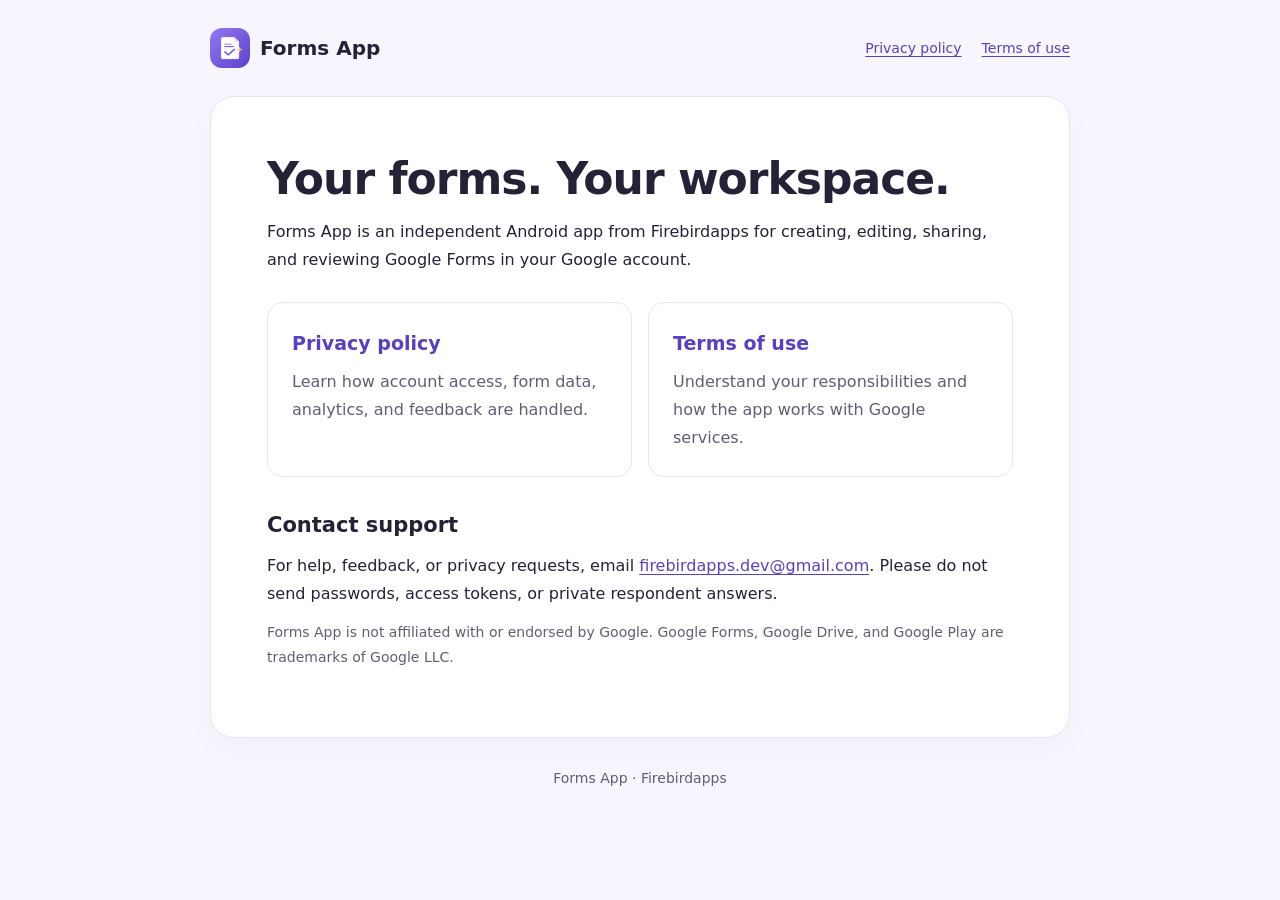
<file: index.html>
<!doctype html>
<html lang="en">
<head>
  <meta charset="utf-8">
  <meta name="google-site-verification" content="2xYOlwdPLXm4DmMBMXvdjIdQIh0LOj3fwCjNG4HUsoQ" />
  <meta name="viewport" content="width=device-width, initial-scale=1">
  <meta name="description" content="Privacy policy, terms of use, and support for Forms App, an independent Android app for managing Google Forms.">
  <title>Forms App · Privacy, terms &amp; support</title>
  <link rel="stylesheet" href="styles.css">
  <link rel="icon" type="image/png" sizes="32x32" href="assets/favicon.png">
  <link rel="apple-touch-icon" sizes="180x180" href="assets/apple-touch-icon.png">
</head>
<body>
  <a class="skip" href="#main">Skip to content</a>
  <header>
    <a class="brand" href="index.html"><img class="brand-icon" src="assets/app-icon.png" width="40" height="40" alt="">Forms App</a>
    <nav aria-label="Main navigation"><a href="privacy-policy.html">Privacy policy</a><a href="terms-of-use.html">Terms of use</a></nav>
  </header>
  <main id="main">
    <h1>Your forms. Your workspace.</h1>
    <p>Forms App is an independent Android app from Firebirdapps for creating, editing, sharing, and reviewing Google Forms in your Google account.</p>
    <div class="cards">
      <a class="card" href="privacy-policy.html"><strong>Privacy policy</strong><span>Learn how account access, form data, analytics, and feedback are handled.</span></a>
      <a class="card" href="terms-of-use.html"><strong>Terms of use</strong><span>Understand your responsibilities and how the app works with Google services.</span></a>
    </div>
    <h2>Contact support</h2>
    <p>For help, feedback, or privacy requests, email <a href="mailto:firebirdapps.dev@gmail.com?subject=Forms%20App%20support">firebirdapps.dev@gmail.com</a>. Please do not send passwords, access tokens, or private respondent answers.</p>
    <p class="meta">Forms App is not affiliated with or endorsed by Google. Google Forms, Google Drive, and Google Play are trademarks of Google LLC.</p>
  </main>
  <footer>Forms App · Firebirdapps</footer>
</body>
</html>
</file>
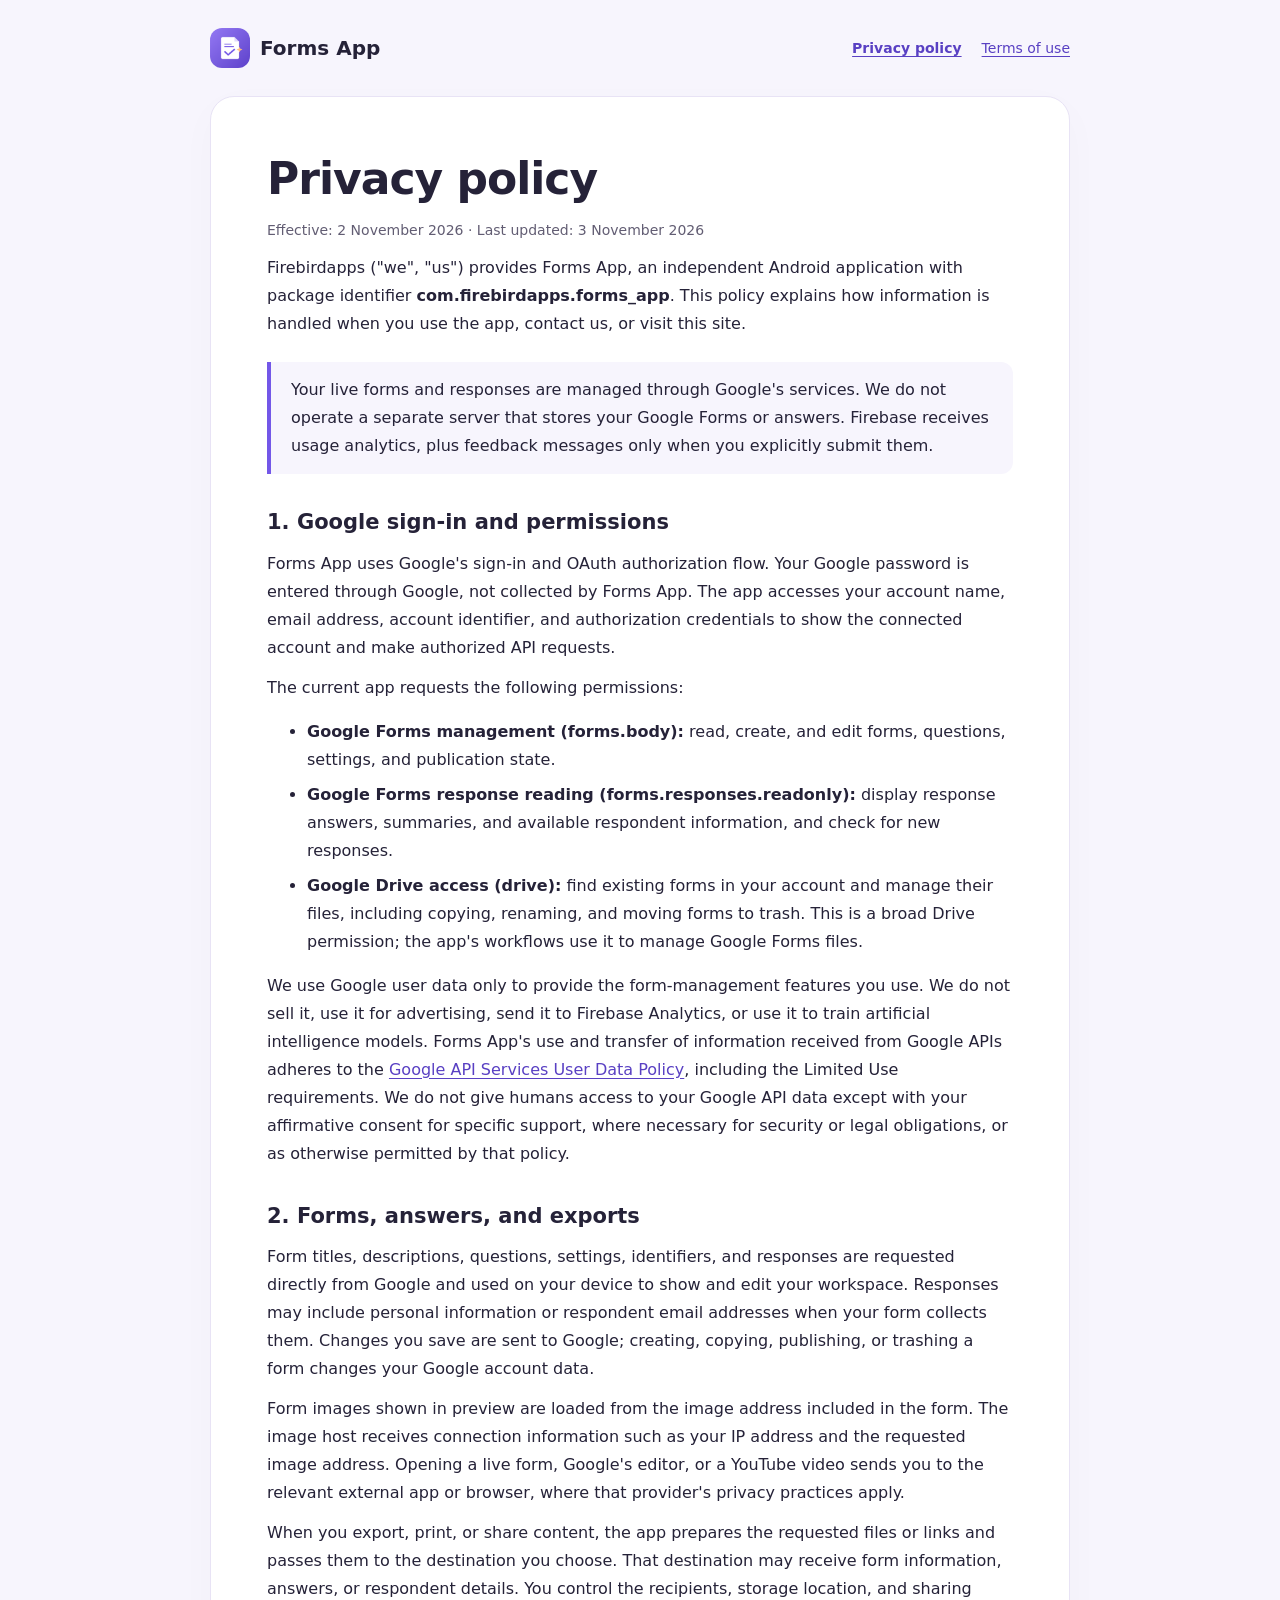
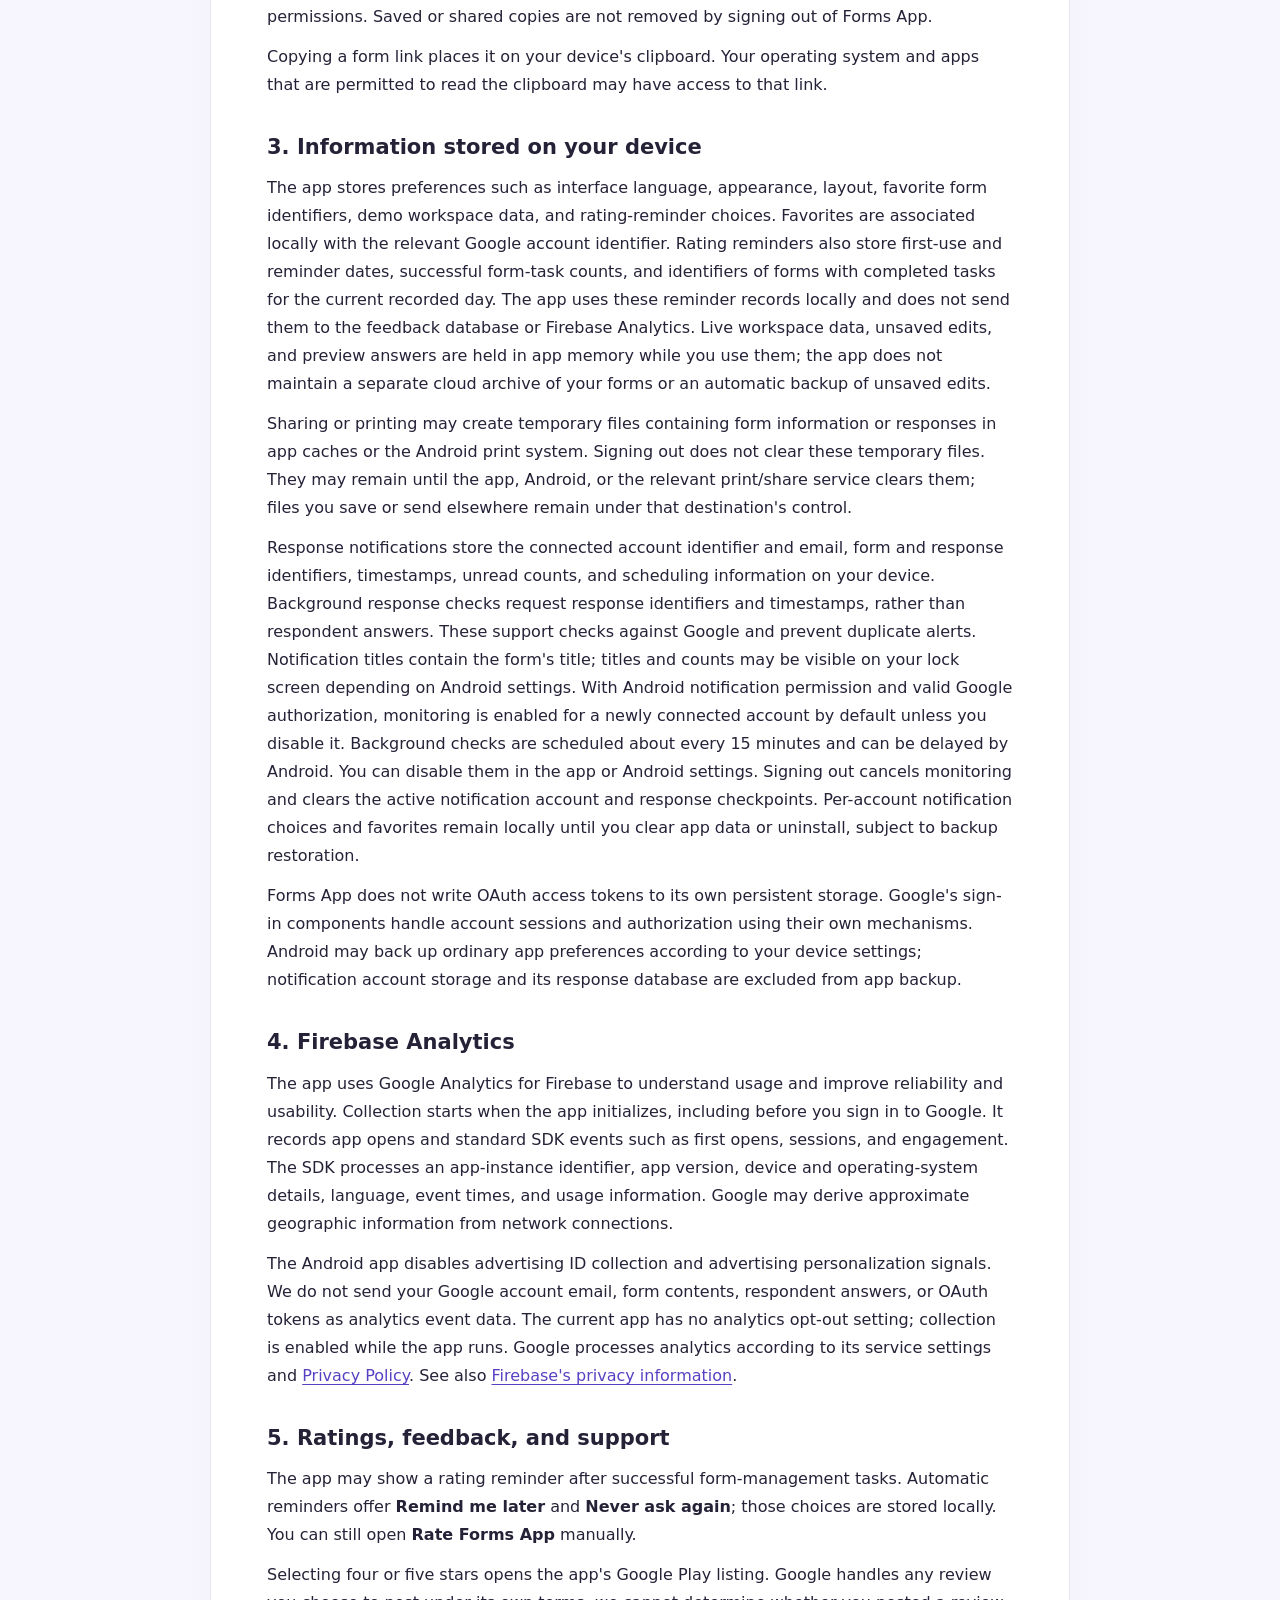
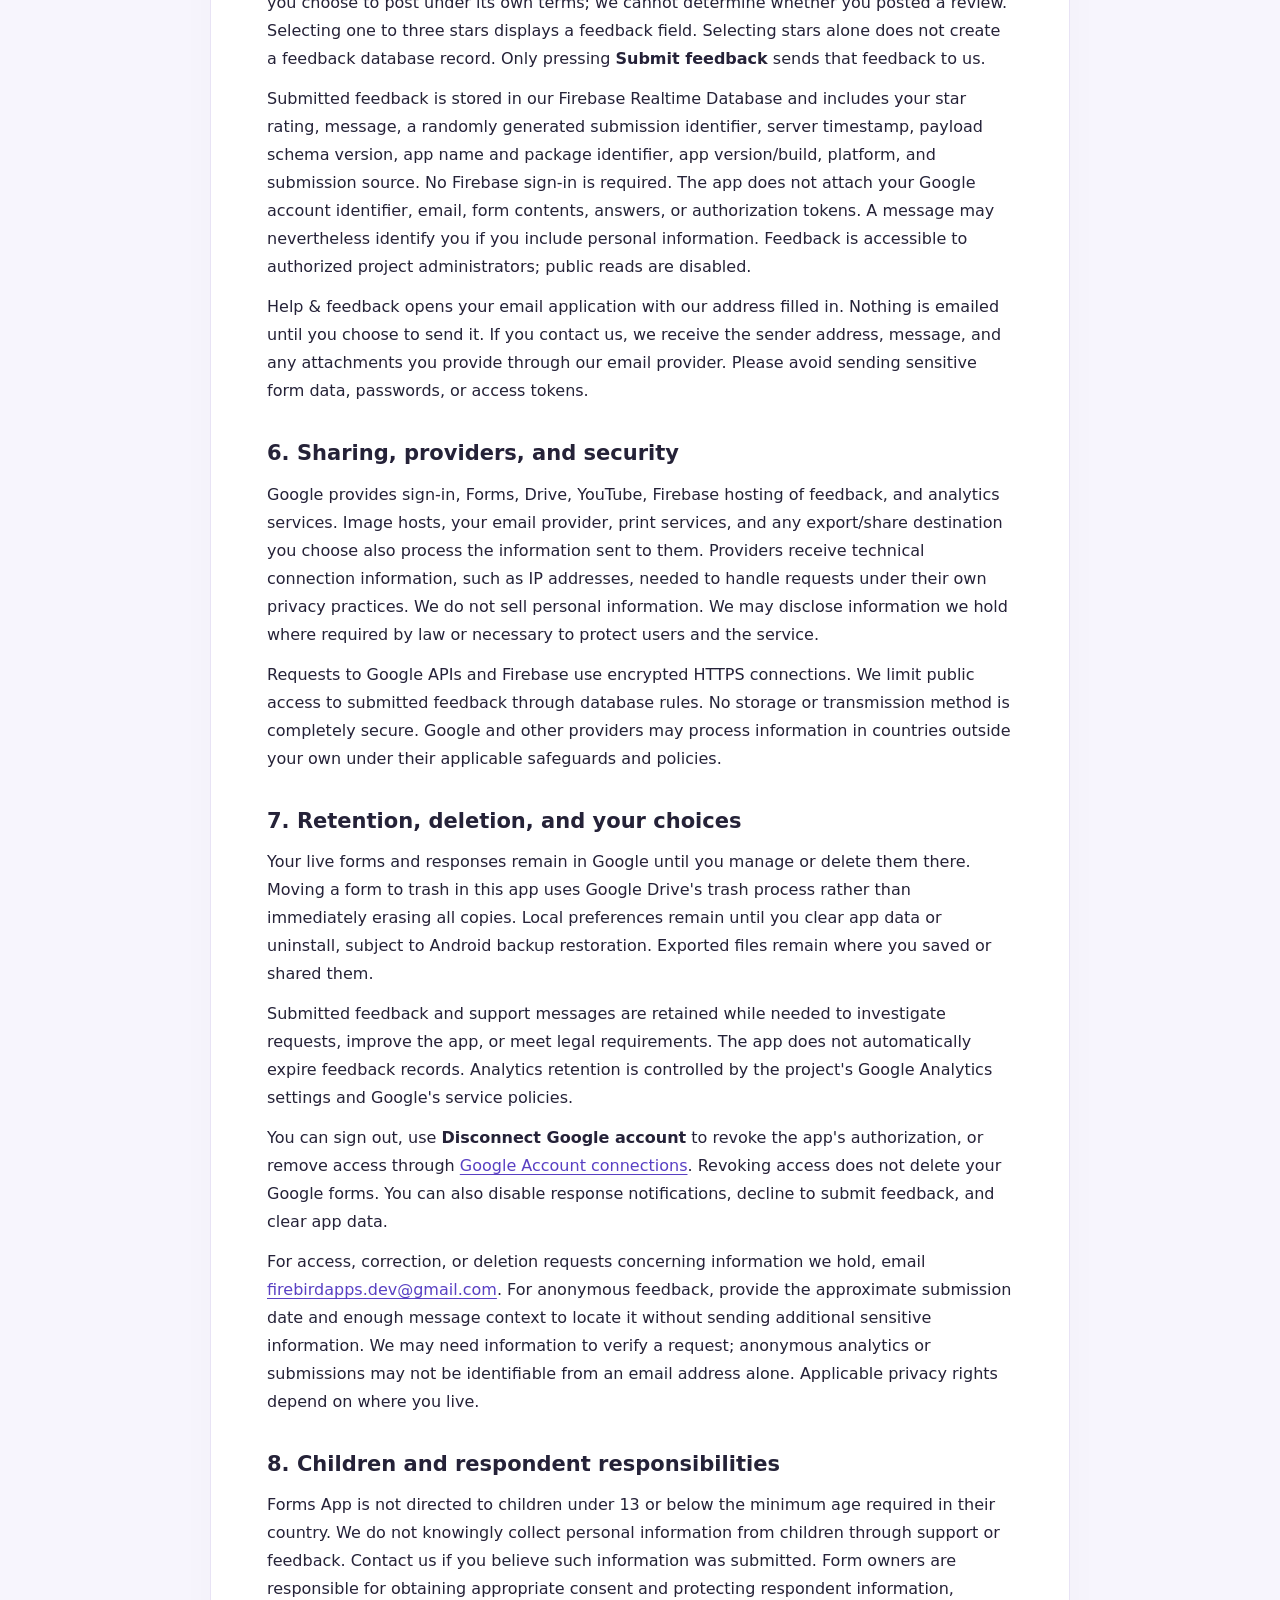
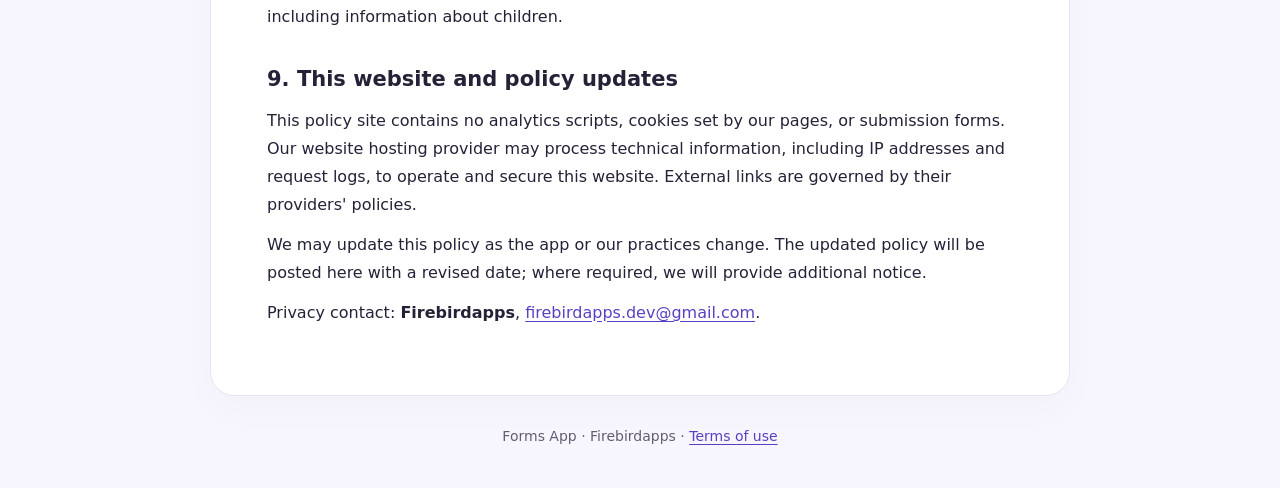
<file: privacy-policy.html>
<!doctype html>
<html lang="en">
<head>
  <meta charset="utf-8">
  <meta name="viewport" content="width=device-width, initial-scale=1">
  <meta name="description" content="How Forms App handles Google account and Forms data, local storage, Firebase Analytics, and voluntary feedback.">
  <title>Privacy policy · Forms App</title>
  <link rel="stylesheet" href="styles.css">
  <link rel="icon" type="image/png" sizes="32x32" href="assets/favicon.png">
  <link rel="apple-touch-icon" sizes="180x180" href="assets/apple-touch-icon.png">
</head>
<body>
  <a class="skip" href="#main">Skip to content</a>
  <header>
    <a class="brand" href="index.html"><img class="brand-icon" src="assets/app-icon.png" width="40" height="40" alt="">Forms App</a>
    <nav aria-label="Main navigation"><a href="privacy-policy.html" aria-current="page">Privacy policy</a><a href="terms-of-use.html">Terms of use</a></nav>
  </header>
  <main id="main">
    <h1>Privacy policy</h1>
    <p class="meta">Effective: 2 November 2026 · Last updated: 3 November 2026</p>
    <p>Firebirdapps ("we", "us") provides Forms App, an independent Android application with package identifier <strong>com.firebirdapps.forms_app</strong>. This policy explains how information is handled when you use the app, contact us, or visit this site.</p>
    <div class="summary">Your live forms and responses are managed through Google's services. We do not operate a separate server that stores your Google Forms or answers. Firebase receives usage analytics, plus feedback messages only when you explicitly submit them.</div>

    <h2>1. Google sign-in and permissions</h2>
    <p>Forms App uses Google's sign-in and OAuth authorization flow. Your Google password is entered through Google, not collected by Forms App. The app accesses your account name, email address, account identifier, and authorization credentials to show the connected account and make authorized API requests.</p>
    <p>The current app requests the following permissions:</p>
    <ul>
      <li><strong>Google Forms management (forms.body):</strong> read, create, and edit forms, questions, settings, and publication state.</li>
      <li><strong>Google Forms response reading (forms.responses.readonly):</strong> display response answers, summaries, and available respondent information, and check for new responses.</li>
      <li><strong>Google Drive access (drive):</strong> find existing forms in your account and manage their files, including copying, renaming, and moving forms to trash. This is a broad Drive permission; the app's workflows use it to manage Google Forms files.</li>
    </ul>
    <p>We use Google user data only to provide the form-management features you use. We do not sell it, use it for advertising, send it to Firebase Analytics, or use it to train artificial intelligence models. Forms App's use and transfer of information received from Google APIs adheres to the <a href="https://developers.google.com/terms/api-services-user-data-policy">Google API Services User Data Policy</a>, including the Limited Use requirements. We do not give humans access to your Google API data except with your affirmative consent for specific support, where necessary for security or legal obligations, or as otherwise permitted by that policy.</p>

    <h2>2. Forms, answers, and exports</h2>
    <p>Form titles, descriptions, questions, settings, identifiers, and responses are requested directly from Google and used on your device to show and edit your workspace. Responses may include personal information or respondent email addresses when your form collects them. Changes you save are sent to Google; creating, copying, publishing, or trashing a form changes your Google account data.</p>
    <p>Form images shown in preview are loaded from the image address included in the form. The image host receives connection information such as your IP address and the requested image address. Opening a live form, Google's editor, or a YouTube video sends you to the relevant external app or browser, where that provider's privacy practices apply.</p>
    <p>When you export, print, or share content, the app prepares the requested files or links and passes them to the destination you choose. That destination may receive form information, answers, or respondent details. You control the recipients, storage location, and sharing permissions. Saved or shared copies are not removed by signing out of Forms App.</p>
    <p>Copying a form link places it on your device's clipboard. Your operating system and apps that are permitted to read the clipboard may have access to that link.</p>

    <h2>3. Information stored on your device</h2>
    <p>The app stores preferences such as interface language, appearance, layout, favorite form identifiers, demo workspace data, and rating-reminder choices. Favorites are associated locally with the relevant Google account identifier. Rating reminders also store first-use and reminder dates, successful form-task counts, and identifiers of forms with completed tasks for the current recorded day. The app uses these reminder records locally and does not send them to the feedback database or Firebase Analytics. Live workspace data, unsaved edits, and preview answers are held in app memory while you use them; the app does not maintain a separate cloud archive of your forms or an automatic backup of unsaved edits.</p>
    <p>Sharing or printing may create temporary files containing form information or responses in app caches or the Android print system. Signing out does not clear these temporary files. They may remain until the app, Android, or the relevant print/share service clears them; files you save or send elsewhere remain under that destination's control.</p>
    <p>Response notifications store the connected account identifier and email, form and response identifiers, timestamps, unread counts, and scheduling information on your device. Background response checks request response identifiers and timestamps, rather than respondent answers. These support checks against Google and prevent duplicate alerts. Notification titles contain the form's title; titles and counts may be visible on your lock screen depending on Android settings. With Android notification permission and valid Google authorization, monitoring is enabled for a newly connected account by default unless you disable it. Background checks are scheduled about every 15 minutes and can be delayed by Android. You can disable them in the app or Android settings. Signing out cancels monitoring and clears the active notification account and response checkpoints. Per-account notification choices and favorites remain locally until you clear app data or uninstall, subject to backup restoration.</p>
    <p>Forms App does not write OAuth access tokens to its own persistent storage. Google's sign-in components handle account sessions and authorization using their own mechanisms. Android may back up ordinary app preferences according to your device settings; notification account storage and its response database are excluded from app backup.</p>

    <h2>4. Firebase Analytics</h2>
    <p>The app uses Google Analytics for Firebase to understand usage and improve reliability and usability. Collection starts when the app initializes, including before you sign in to Google. It records app opens and standard SDK events such as first opens, sessions, and engagement. The SDK processes an app-instance identifier, app version, device and operating-system details, language, event times, and usage information. Google may derive approximate geographic information from network connections.</p>
    <p>The Android app disables advertising ID collection and advertising personalization signals. We do not send your Google account email, form contents, respondent answers, or OAuth tokens as analytics event data. The current app has no analytics opt-out setting; collection is enabled while the app runs. Google processes analytics according to its service settings and <a href="https://policies.google.com/privacy">Privacy Policy</a>. See also <a href="https://firebase.google.com/support/privacy">Firebase's privacy information</a>.</p>

    <h2>5. Ratings, feedback, and support</h2>
    <p>The app may show a rating reminder after successful form-management tasks. Automatic reminders offer <strong>Remind me later</strong> and <strong>Never ask again</strong>; those choices are stored locally. You can still open <strong>Rate Forms App</strong> manually.</p>
    <p>Selecting four or five stars opens the app's Google Play listing. Google handles any review you choose to post under its own terms; we cannot determine whether you posted a review. Selecting one to three stars displays a feedback field. Selecting stars alone does not create a feedback database record. Only pressing <strong>Submit feedback</strong> sends that feedback to us.</p>
    <p>Submitted feedback is stored in our Firebase Realtime Database and includes your star rating, message, a randomly generated submission identifier, server timestamp, payload schema version, app name and package identifier, app version/build, platform, and submission source. No Firebase sign-in is required. The app does not attach your Google account identifier, email, form contents, answers, or authorization tokens. A message may nevertheless identify you if you include personal information. Feedback is accessible to authorized project administrators; public reads are disabled.</p>
    <p>Help &amp; feedback opens your email application with our address filled in. Nothing is emailed until you choose to send it. If you contact us, we receive the sender address, message, and any attachments you provide through our email provider. Please avoid sending sensitive form data, passwords, or access tokens.</p>

    <h2>6. Sharing, providers, and security</h2>
    <p>Google provides sign-in, Forms, Drive, YouTube, Firebase hosting of feedback, and analytics services. Image hosts, your email provider, print services, and any export/share destination you choose also process the information sent to them. Providers receive technical connection information, such as IP addresses, needed to handle requests under their own privacy practices. We do not sell personal information. We may disclose information we hold where required by law or necessary to protect users and the service.</p>
    <p>Requests to Google APIs and Firebase use encrypted HTTPS connections. We limit public access to submitted feedback through database rules. No storage or transmission method is completely secure. Google and other providers may process information in countries outside your own under their applicable safeguards and policies.</p>

    <h2 id="data-deletion">7. Retention, deletion, and your choices</h2>
    <p>Your live forms and responses remain in Google until you manage or delete them there. Moving a form to trash in this app uses Google Drive's trash process rather than immediately erasing all copies. Local preferences remain until you clear app data or uninstall, subject to Android backup restoration. Exported files remain where you saved or shared them.</p>
    <p>Submitted feedback and support messages are retained while needed to investigate requests, improve the app, or meet legal requirements. The app does not automatically expire feedback records. Analytics retention is controlled by the project's Google Analytics settings and Google's service policies.</p>
    <p>You can sign out, use <strong>Disconnect Google account</strong> to revoke the app's authorization, or remove access through <a href="https://myaccount.google.com/connections">Google Account connections</a>. Revoking access does not delete your Google forms. You can also disable response notifications, decline to submit feedback, and clear app data.</p>
    <p>For access, correction, or deletion requests concerning information we hold, email <a href="mailto:firebirdapps.dev@gmail.com?subject=Forms%20App%20privacy%20request">firebirdapps.dev@gmail.com</a>. For anonymous feedback, provide the approximate submission date and enough message context to locate it without sending additional sensitive information. We may need information to verify a request; anonymous analytics or submissions may not be identifiable from an email address alone. Applicable privacy rights depend on where you live.</p>

    <h2>8. Children and respondent responsibilities</h2>
    <p>Forms App is not directed to children under 13 or below the minimum age required in their country. We do not knowingly collect personal information from children through support or feedback. Contact us if you believe such information was submitted. Form owners are responsible for obtaining appropriate consent and protecting respondent information, including information about children.</p>

    <h2>9. This website and policy updates</h2>
    <p>This policy site contains no analytics scripts, cookies set by our pages, or submission forms. Our website hosting provider may process technical information, including IP addresses and request logs, to operate and secure this website. External links are governed by their providers' policies.</p>
    <p>We may update this policy as the app or our practices change. The updated policy will be posted here with a revised date; where required, we will provide additional notice.</p>
    <p>Privacy contact: <strong>Firebirdapps</strong>, <a href="mailto:firebirdapps.dev@gmail.com">firebirdapps.dev@gmail.com</a>.</p>
  </main>
  <footer>Forms App · Firebirdapps · <a href="terms-of-use.html">Terms of use</a></footer>
</body>
</html>
</file>
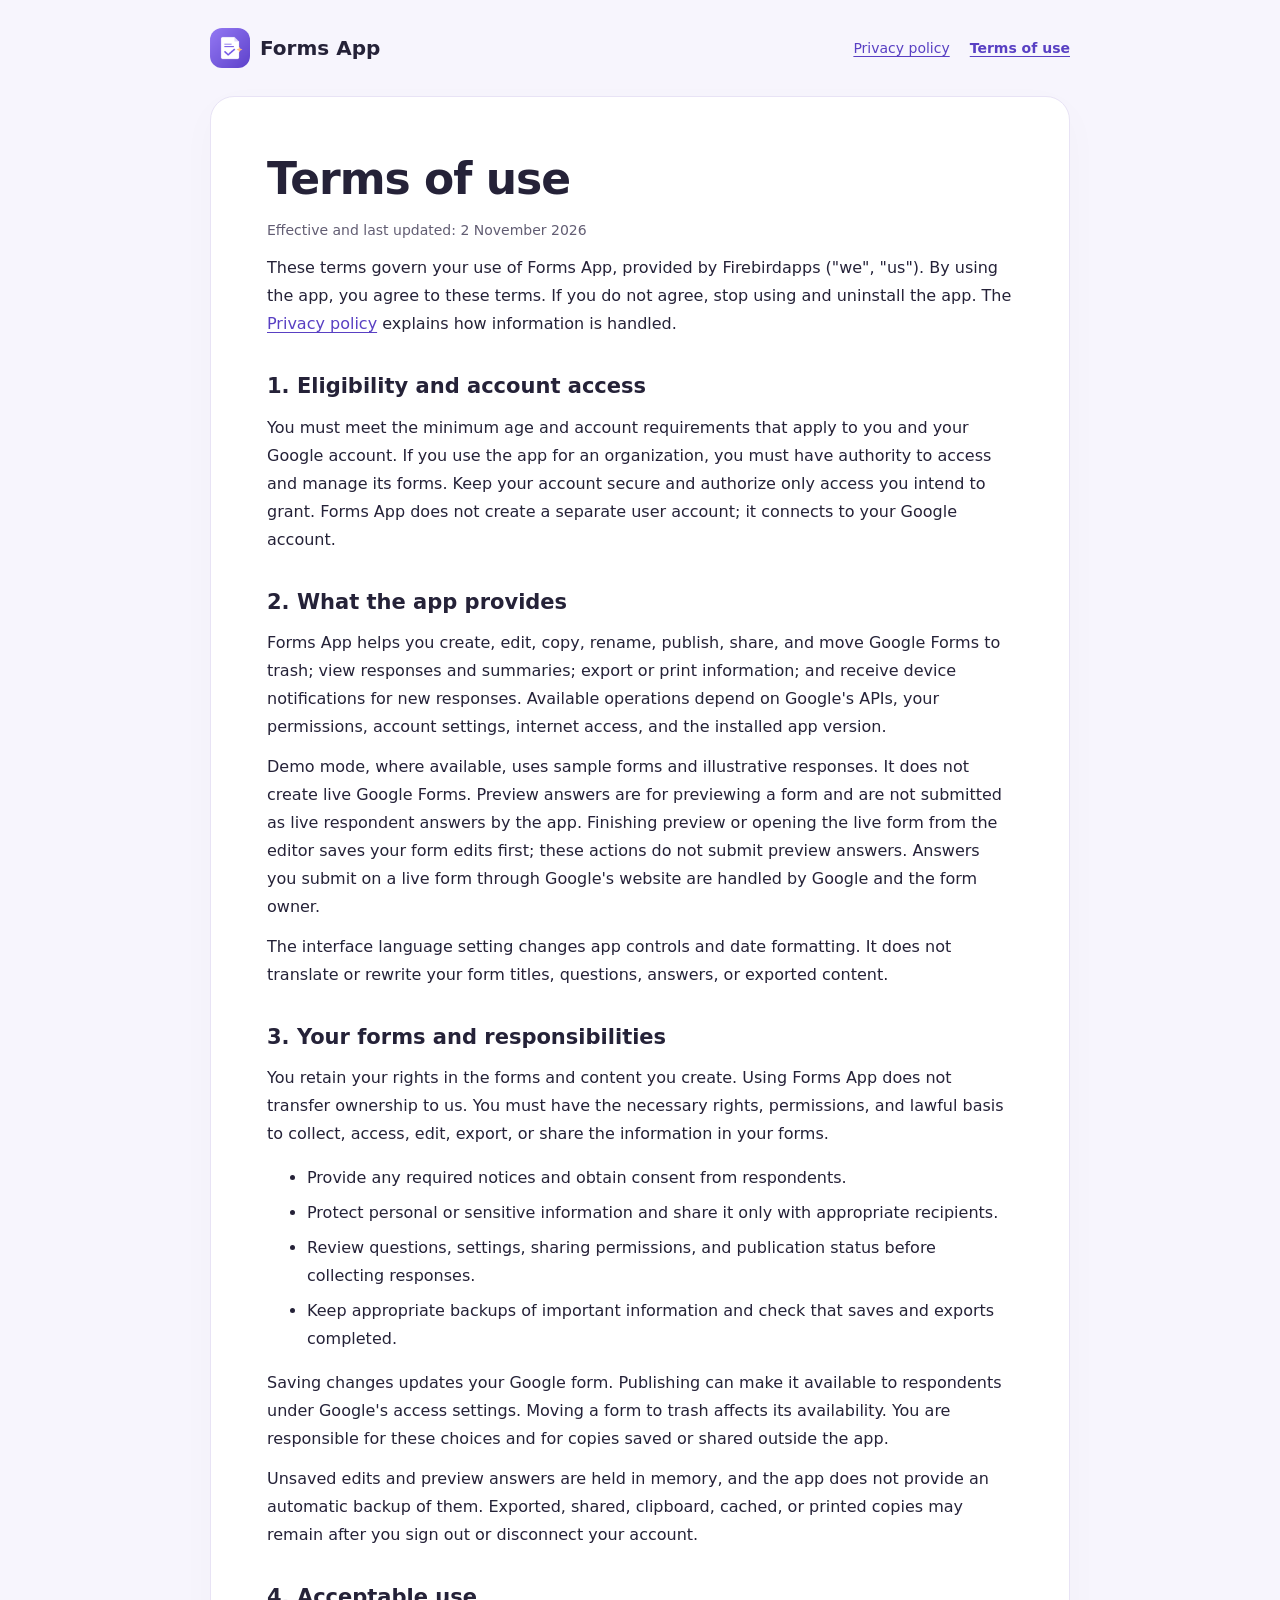
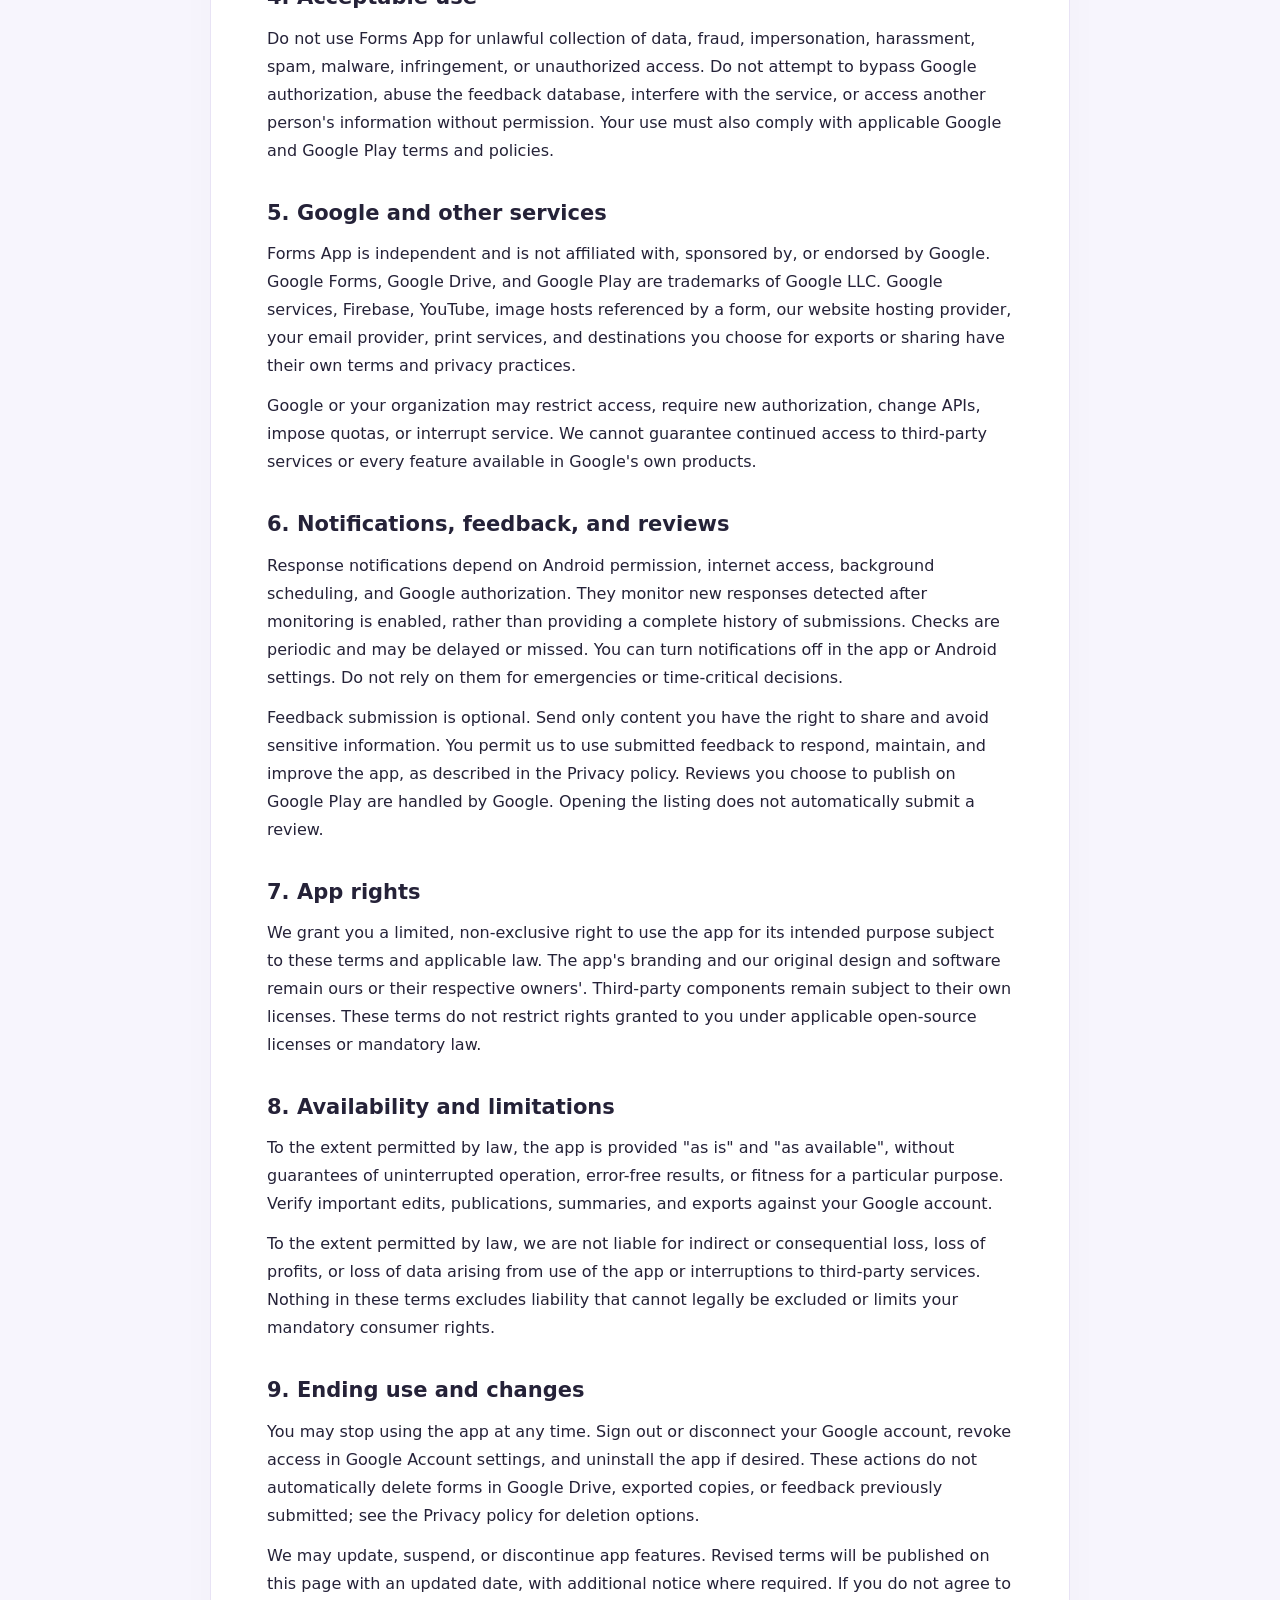
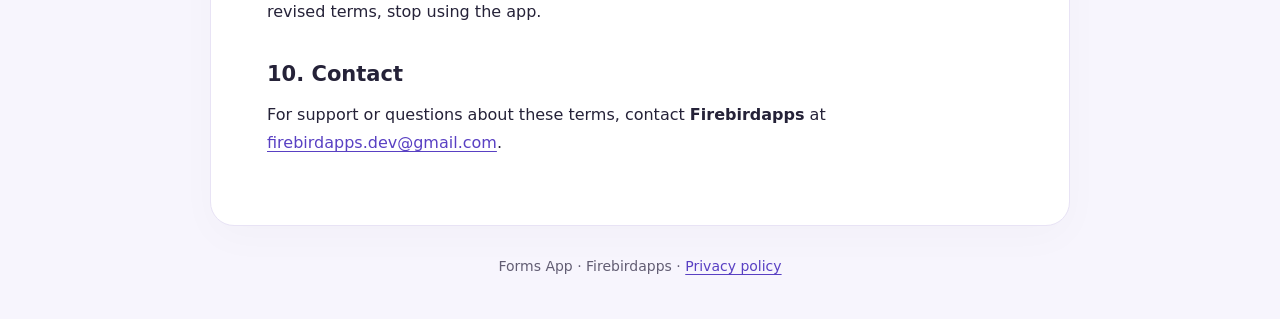
<file: terms-of-use.html>
<!doctype html>
<html lang="en">
<head>
  <meta charset="utf-8">
  <meta name="viewport" content="width=device-width, initial-scale=1">
  <meta name="description" content="Terms for using Forms App to manage Google Forms, responses, exports, and notifications.">
  <title>Terms of use · Forms App</title>
  <link rel="stylesheet" href="styles.css">
  <link rel="icon" type="image/png" sizes="32x32" href="assets/favicon.png">
  <link rel="apple-touch-icon" sizes="180x180" href="assets/apple-touch-icon.png">
</head>
<body>
  <a class="skip" href="#main">Skip to content</a>
  <header>
    <a class="brand" href="index.html"><img class="brand-icon" src="assets/app-icon.png" width="40" height="40" alt="">Forms App</a>
    <nav aria-label="Main navigation"><a href="privacy-policy.html">Privacy policy</a><a href="terms-of-use.html" aria-current="page">Terms of use</a></nav>
  </header>
  <main id="main">
    <h1>Terms of use</h1>
    <p class="meta">Effective and last updated: 2 November 2026</p>
    <p>These terms govern your use of Forms App, provided by Firebirdapps ("we", "us"). By using the app, you agree to these terms. If you do not agree, stop using and uninstall the app. The <a href="privacy-policy.html">Privacy policy</a> explains how information is handled.</p>

    <h2>1. Eligibility and account access</h2>
    <p>You must meet the minimum age and account requirements that apply to you and your Google account. If you use the app for an organization, you must have authority to access and manage its forms. Keep your account secure and authorize only access you intend to grant. Forms App does not create a separate user account; it connects to your Google account.</p>

    <h2>2. What the app provides</h2>
    <p>Forms App helps you create, edit, copy, rename, publish, share, and move Google Forms to trash; view responses and summaries; export or print information; and receive device notifications for new responses. Available operations depend on Google's APIs, your permissions, account settings, internet access, and the installed app version.</p>
    <p>Demo mode, where available, uses sample forms and illustrative responses. It does not create live Google Forms. Preview answers are for previewing a form and are not submitted as live respondent answers by the app. Finishing preview or opening the live form from the editor saves your form edits first; these actions do not submit preview answers. Answers you submit on a live form through Google's website are handled by Google and the form owner.</p>
    <p>The interface language setting changes app controls and date formatting. It does not translate or rewrite your form titles, questions, answers, or exported content.</p>

    <h2>3. Your forms and responsibilities</h2>
    <p>You retain your rights in the forms and content you create. Using Forms App does not transfer ownership to us. You must have the necessary rights, permissions, and lawful basis to collect, access, edit, export, or share the information in your forms.</p>
    <ul>
      <li>Provide any required notices and obtain consent from respondents.</li>
      <li>Protect personal or sensitive information and share it only with appropriate recipients.</li>
      <li>Review questions, settings, sharing permissions, and publication status before collecting responses.</li>
      <li>Keep appropriate backups of important information and check that saves and exports completed.</li>
    </ul>
    <p>Saving changes updates your Google form. Publishing can make it available to respondents under Google's access settings. Moving a form to trash affects its availability. You are responsible for these choices and for copies saved or shared outside the app.</p>
    <p>Unsaved edits and preview answers are held in memory, and the app does not provide an automatic backup of them. Exported, shared, clipboard, cached, or printed copies may remain after you sign out or disconnect your account.</p>

    <h2>4. Acceptable use</h2>
    <p>Do not use Forms App for unlawful collection of data, fraud, impersonation, harassment, spam, malware, infringement, or unauthorized access. Do not attempt to bypass Google authorization, abuse the feedback database, interfere with the service, or access another person's information without permission. Your use must also comply with applicable Google and Google Play terms and policies.</p>

    <h2>5. Google and other services</h2>
    <p>Forms App is independent and is not affiliated with, sponsored by, or endorsed by Google. Google Forms, Google Drive, and Google Play are trademarks of Google LLC. Google services, Firebase, YouTube, image hosts referenced by a form, our website hosting provider, your email provider, print services, and destinations you choose for exports or sharing have their own terms and privacy practices.</p>
    <p>Google or your organization may restrict access, require new authorization, change APIs, impose quotas, or interrupt service. We cannot guarantee continued access to third-party services or every feature available in Google's own products.</p>

    <h2>6. Notifications, feedback, and reviews</h2>
    <p>Response notifications depend on Android permission, internet access, background scheduling, and Google authorization. They monitor new responses detected after monitoring is enabled, rather than providing a complete history of submissions. Checks are periodic and may be delayed or missed. You can turn notifications off in the app or Android settings. Do not rely on them for emergencies or time-critical decisions.</p>
    <p>Feedback submission is optional. Send only content you have the right to share and avoid sensitive information. You permit us to use submitted feedback to respond, maintain, and improve the app, as described in the Privacy policy. Reviews you choose to publish on Google Play are handled by Google. Opening the listing does not automatically submit a review.</p>

    <h2>7. App rights</h2>
    <p>We grant you a limited, non-exclusive right to use the app for its intended purpose subject to these terms and applicable law. The app's branding and our original design and software remain ours or their respective owners'. Third-party components remain subject to their own licenses. These terms do not restrict rights granted to you under applicable open-source licenses or mandatory law.</p>

    <h2>8. Availability and limitations</h2>
    <p>To the extent permitted by law, the app is provided "as is" and "as available", without guarantees of uninterrupted operation, error-free results, or fitness for a particular purpose. Verify important edits, publications, summaries, and exports against your Google account.</p>
    <p>To the extent permitted by law, we are not liable for indirect or consequential loss, loss of profits, or loss of data arising from use of the app or interruptions to third-party services. Nothing in these terms excludes liability that cannot legally be excluded or limits your mandatory consumer rights.</p>

    <h2>9. Ending use and changes</h2>
    <p>You may stop using the app at any time. Sign out or disconnect your Google account, revoke access in Google Account settings, and uninstall the app if desired. These actions do not automatically delete forms in Google Drive, exported copies, or feedback previously submitted; see the Privacy policy for deletion options.</p>
    <p>We may update, suspend, or discontinue app features. Revised terms will be published on this page with an updated date, with additional notice where required. If you do not agree to revised terms, stop using the app.</p>

    <h2>10. Contact</h2>
    <p>For support or questions about these terms, contact <strong>Firebirdapps</strong> at <a href="mailto:firebirdapps.dev@gmail.com?subject=Forms%20App%20support">firebirdapps.dev@gmail.com</a>.</p>
  </main>
  <footer>Forms App · Firebirdapps · <a href="privacy-policy.html">Privacy policy</a></footer>
</body>
</html>
</file>
<file: styles.css>
:root { color-scheme: light; --ink: #252238; --muted: #625d73; --purple: #7357e8; --paper: #ffffff; --bg: #f7f5fd; }
* { box-sizing: border-box; }
body { margin: 0; background: var(--bg); color: var(--ink); font-family: system-ui, -apple-system, BlinkMacSystemFont, "Segoe UI", sans-serif; line-height: 1.75; }
a { color: #5940c3; text-underline-offset: 3px; overflow-wrap: anywhere; }
a:hover { color: #352181; }
a:focus-visible { outline: 3px solid var(--purple); outline-offset: 5px; border-radius: 2px; }
.skip { position: absolute; top: -100px; left: 16px; padding: 8px 16px; background: white; }
.skip:focus { top: 8px; }
header, main, footer { width: min(100% - 40px, 860px); margin-inline: auto; }
header { padding-block: 28px; display: flex; align-items: center; justify-content: space-between; flex-wrap: wrap; gap: 16px; }
.brand { display: inline-flex; align-items: center; gap: 10px; color: var(--ink); font-size: 20px; font-weight: 800; text-decoration: none; }
.brand-icon { display: block; flex-shrink: 0; width: 40px; height: 40px; object-fit: contain; border-radius: 12px; }
nav { display: flex; gap: 20px; flex-wrap: wrap; font-size: 14px; }
nav a[aria-current="page"] { font-weight: 700; }
main { background: var(--paper); padding: clamp(24px, 5vw, 56px); border: 1px solid #e8e3f5; border-radius: 24px; box-shadow: 0 12px 40px #29203e06; }
h1 { font-size: clamp(30px, 6vw, 44px); letter-spacing: -1px; line-height: 1.2; margin: 0 0 12px; }
h2 { font-size: 21px; line-height: 1.4; margin: 34px 0 10px; scroll-margin-top: 24px; }
p { margin: 12px 0; }
li { margin-block: 7px; }
.meta, footer { color: var(--muted); font-size: 14px; }
.summary { background: var(--bg); border-left: 4px solid var(--purple); padding: 14px 20px; margin-block: 24px; border-radius: 0 12px 12px 0; }
.cards { display: grid; grid-template-columns: repeat(auto-fit, minmax(min(100%, 240px), 1fr)); gap: 16px; margin-block: 28px; }
.card { display: block; padding: 24px; border: 1px solid #e8e3f5; border-radius: 16px; text-decoration: none; color: var(--ink); }
.card:hover { background: var(--bg); }
.card strong { font-size: 19px; color: #5940c3; }
.card span { display: block; margin-top: 8px; color: var(--muted); }
footer { padding-block: 28px 40px; text-align: center; }
@media (max-width: 420px) { header, main, footer { width: calc(100% - 24px); } nav { gap: 14px; } }
@media print { body, main { background: white; } header, footer, .skip { display: none; } main { width: 100%; border: 0; box-shadow: none; padding: 0; } }
</file>
